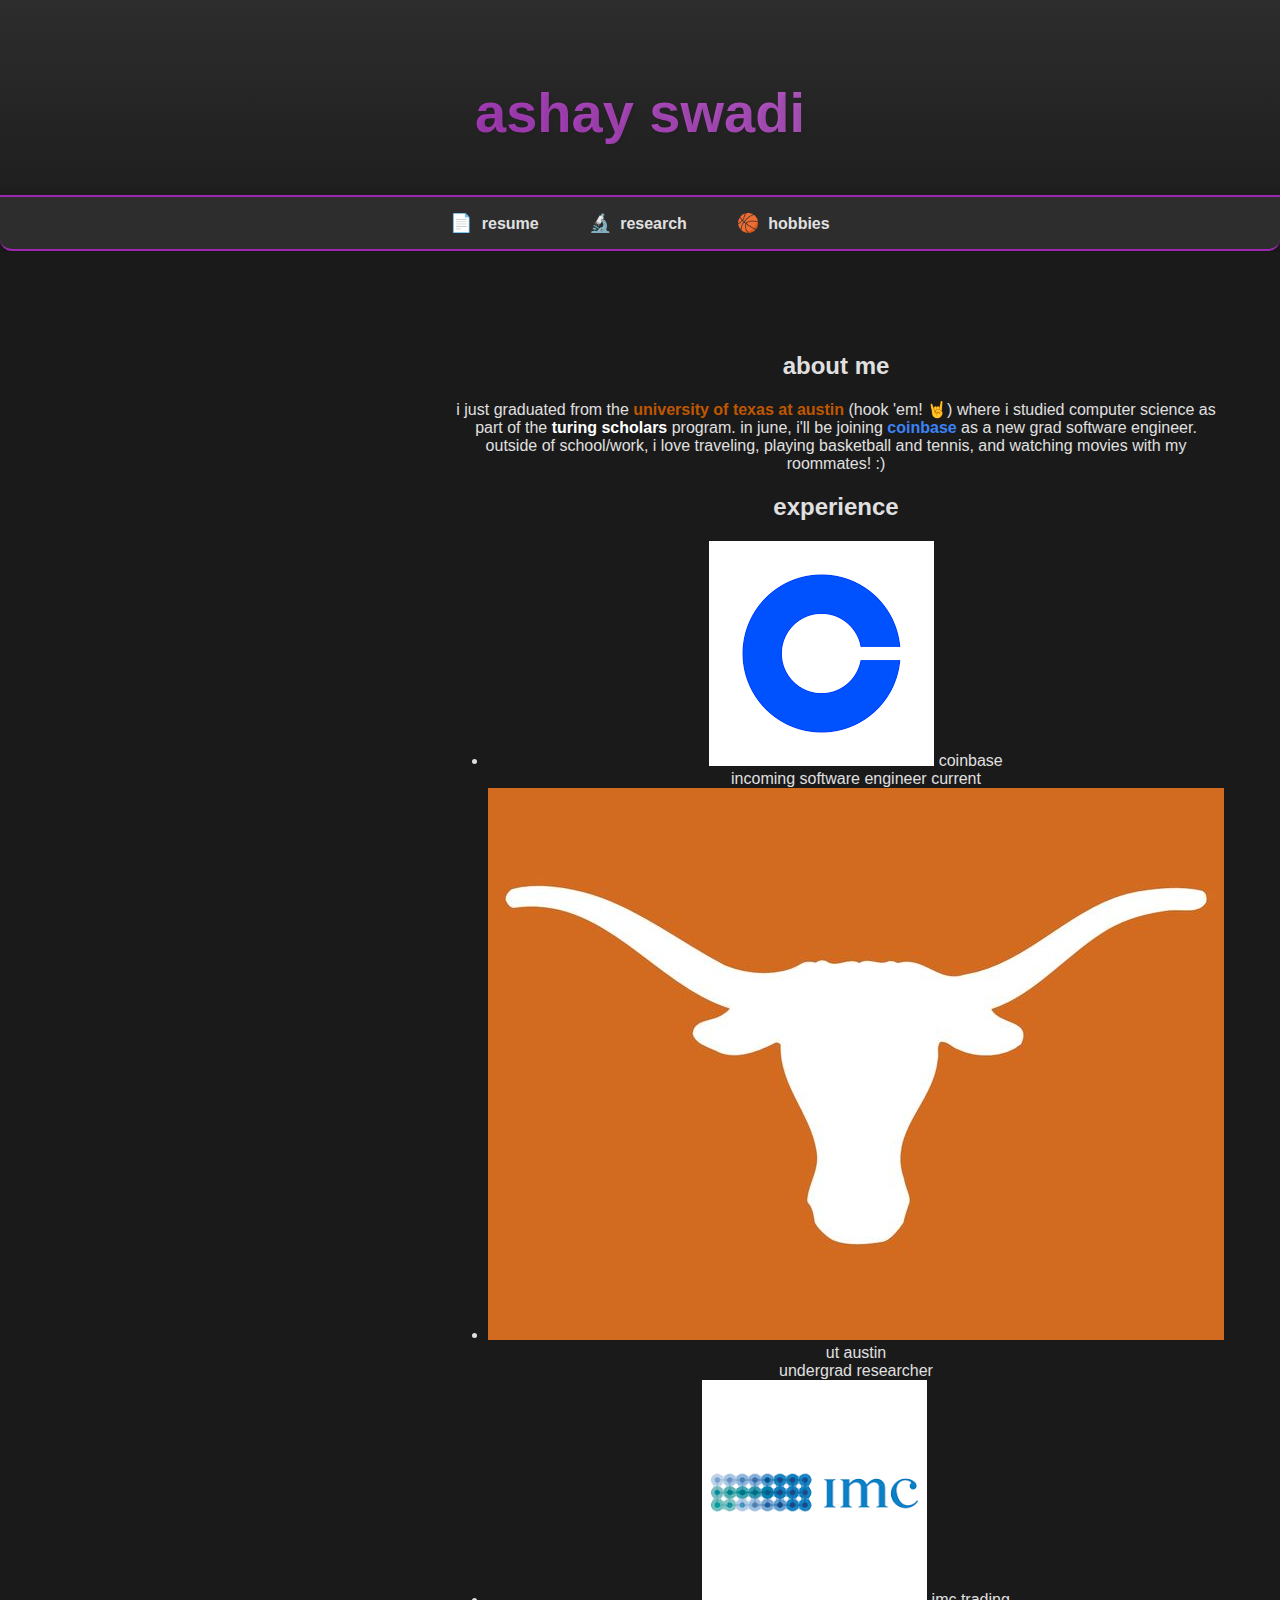
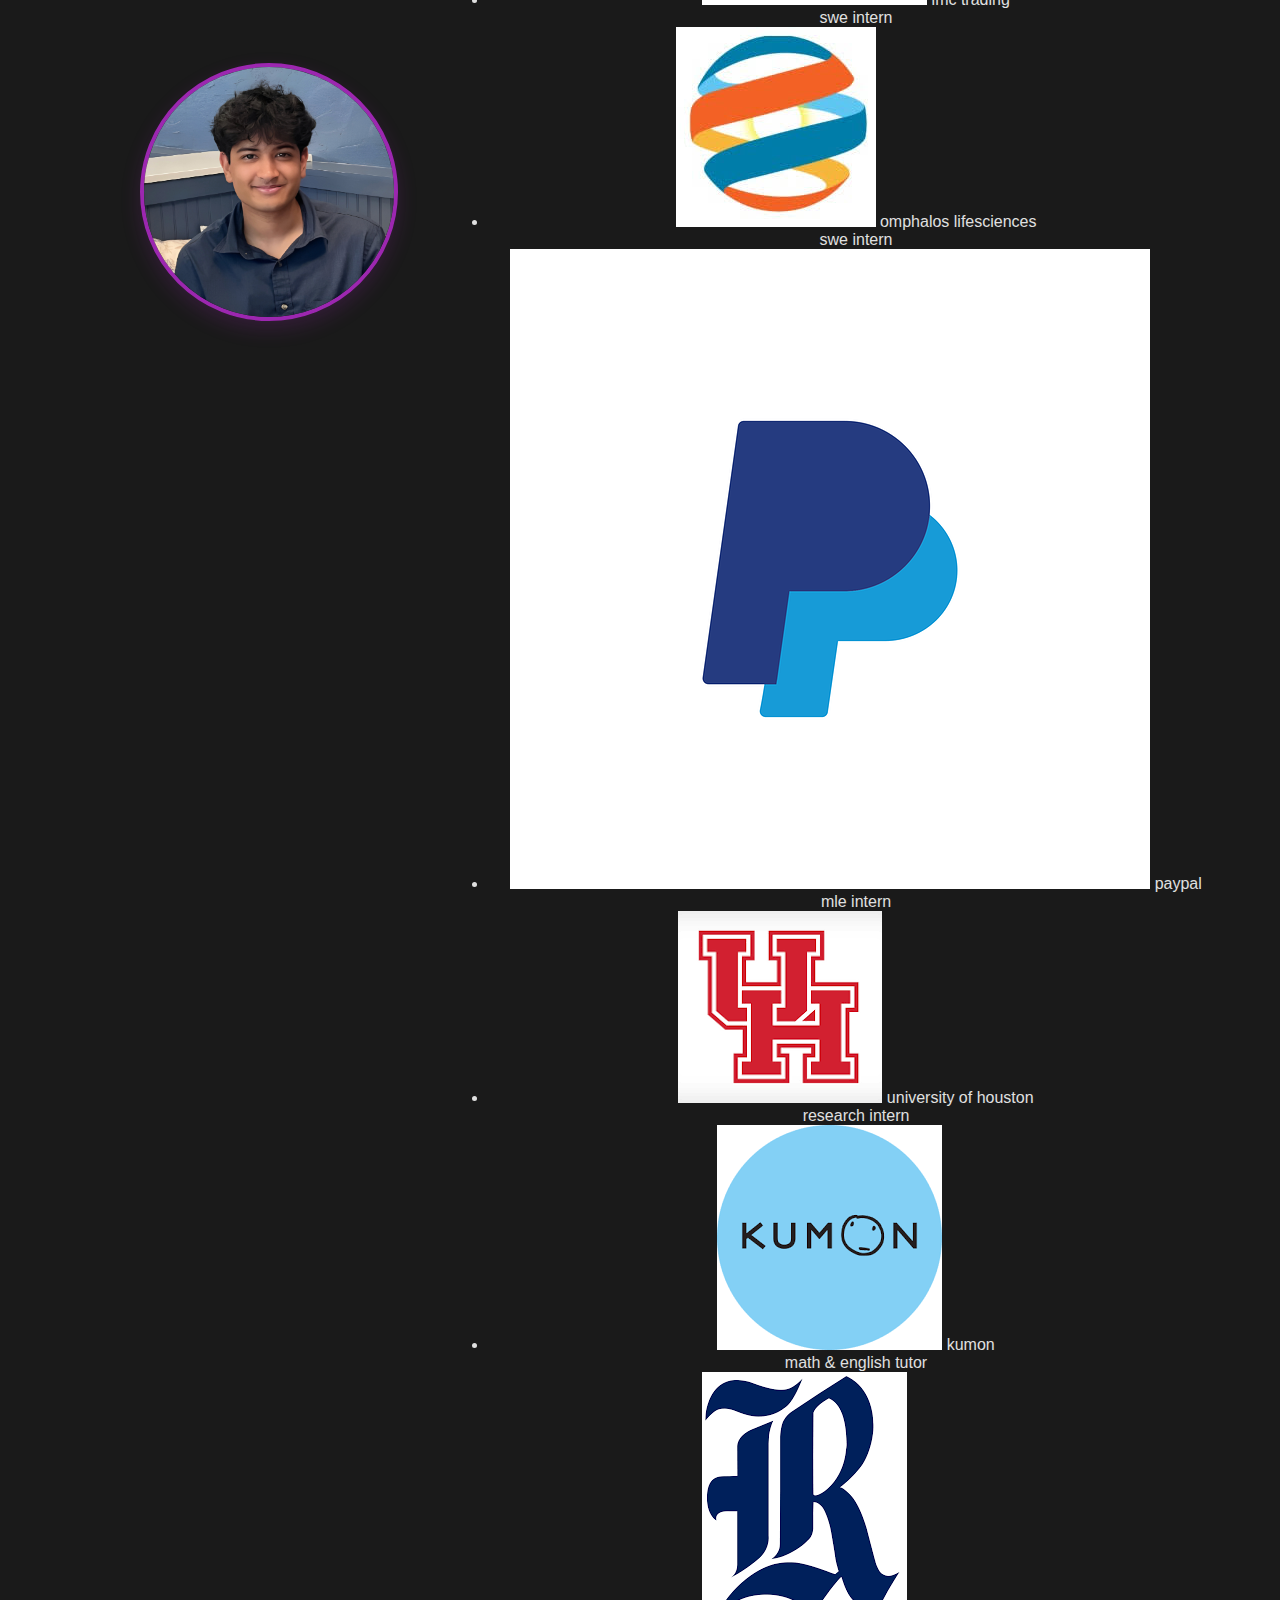
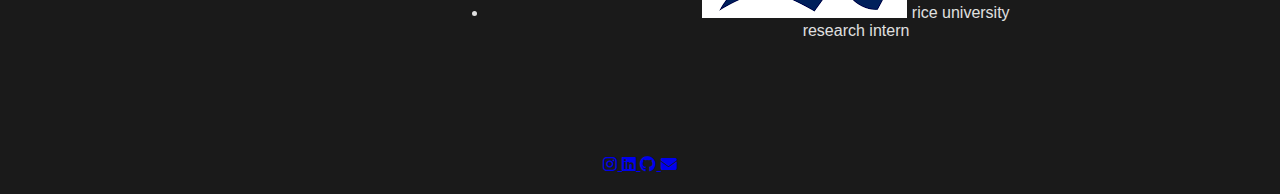
<file: index.html>
<!DOCTYPE html>
<html lang="en">
<head>
    <meta charset="UTF-8">
    <meta name="viewport" content="width=device-width, initial-scale=1.0">
    <title>ashay swadi</title>
    <link rel="stylesheet" href="styles.css">
    <link rel="stylesheet" href="https://cdnjs.cloudflare.com/ajax/libs/font-awesome/6.5.1/css/all.min.css">
</head>
<body>
    <div class="hero">
        <header>
            <div class="container">
                <h1>ashay swadi</h1>
            </div>
        </header>
        <nav>
            <ul>
                <li><a href="files/resume.pdf"> <span class="emoji">&#128196;</span> resume</a></li>
                <li><a href="research.html"> <span class="emoji">&#128300;</span> research</a></li>
                <li><a href="hobbies.html"> <span class="emoji">&#127936;</span> hobbies</a></li>
            </ul>
        </nav>
    </div>
    
    <main class="about">
        <div class="container about-content">
            <div class="profile-section">
                <img src="images/headshot.jpg" class="profile-pic">
            </div>
            <div class="bio-experience-section">
                <h2>about me</h2>
                <p>i just graduated from the <span class="ut-text">university of texas at austin</span> (hook 'em! 🤘) where i studied computer science as part of the <a href="https://www.cs.utexas.edu/turing-scholars" target="_blank" class="turing-link">turing scholars</a> program.
                    in june, i'll be joining <a href="https://www.coinbase.com" target="_blank" class="coinbase-link">coinbase</a> as a new grad software engineer.
                    outside of school/work, i love traveling, playing basketball and tennis, and watching movies with my roommates! :)</p>
                <h2 class="experience-header">experience</h2>
                <ul class="experience-list">
                    
                    <li class="experience-item">
                        <span class="exp-logo coinbase"><img src="images/company_logos/coinbase.png" alt="Coinbase logo"></span>
                        <span class="exp-main"><span class="exp-company">coinbase</span><br><span class="exp-role">incoming software engineer</span></span>
                        <span class="exp-badges"><span class="exp-badge">current</span></span>
                    </li>
                    <li class="experience-item">
                        <span class="exp-logo utaustin"><img src="images/company_logos/ut.jpg" alt="UT Austin logo"></span>
                        <span class="exp-main"><span class="exp-company">ut austin</span><br><span class="exp-role">undergrad researcher</span></span>
                    </li>
                    <li class="experience-item">
                        <span class="exp-logo imctrading"><img src="images/company_logos/imc.png" alt="IMC Trading logo"></span>
                        <span class="exp-main"><span class="exp-company">imc trading</span><br><span class="exp-role">swe intern</span></span>
                    </li>
                    <li class="experience-item">
                        <span class="exp-logo omphaloslifesciences"><img src="images/company_logos/omphalos.jpg" alt="Omphalos Lifesciences logo"></span>
                        <span class="exp-main"><span class="exp-company">omphalos lifesciences</span><br><span class="exp-role">swe intern</span></span>
                    </li>
                    <li class="experience-item">
                        <span class="exp-logo paypal"><img src="images/company_logos/paypal.webp" alt="PayPal logo"></span>
                        <span class="exp-main"><span class="exp-company">paypal</span><br><span class="exp-role">mle intern</span></span>
                    </li>
                    <li class="experience-item">
                        <span class="exp-logo uh"><img src="images/company_logos/uh.png" alt="PayPal logo"></span>
                        <span class="exp-main"><span class="exp-company">university of houston</span><br><span class="exp-role">research intern</span></span>
                    </li>
                    <li class="experience-item">
                        <span class="exp-logo kumon"><img src="images/company_logos/kumon.png" alt="Kumon logo"></span>
                        <span class="exp-main"><span class="exp-company">kumon</span><br><span class="exp-role">math & english tutor</span></span>
                    </li>
                    <li class="experience-item">
                        <span class="exp-logo rice"><img src="images/company_logos/rice.png" alt="Rice logo"></span>
                        <span class="exp-main"><span class="exp-company">rice university</span><br><span class="exp-role">research intern</span></span>
                    </li>
                </ul>
            </div>
        </div>
    </main>

    <footer class="contact-section">
        <div class="container">
            <div class="social-links">
                <a href="https://www.instagram.com/ashay.swadi" target="_blank" class="social-icon" aria-label="Instagram">
                    <i class="fab fa-instagram"></i>
                </a>
                <a href="https://www.linkedin.com/in/ashay-swadi" target="_blank" class="social-icon" aria-label="LinkedIn">
                    <i class="fab fa-linkedin"></i>
                </a>
                <a href="https://github.com/aswad2" target="_blank" class="social-icon" aria-label="GitHub">
                    <i class="fab fa-github"></i>
                </a>
                <a href="mailto:ashay.swadi@gmail.com" class="social-icon" aria-label="Email">
                    <i class="fas fa-envelope"></i>
                </a>
            </div>
        </div>
    </footer>
</body>
</html>
</file>
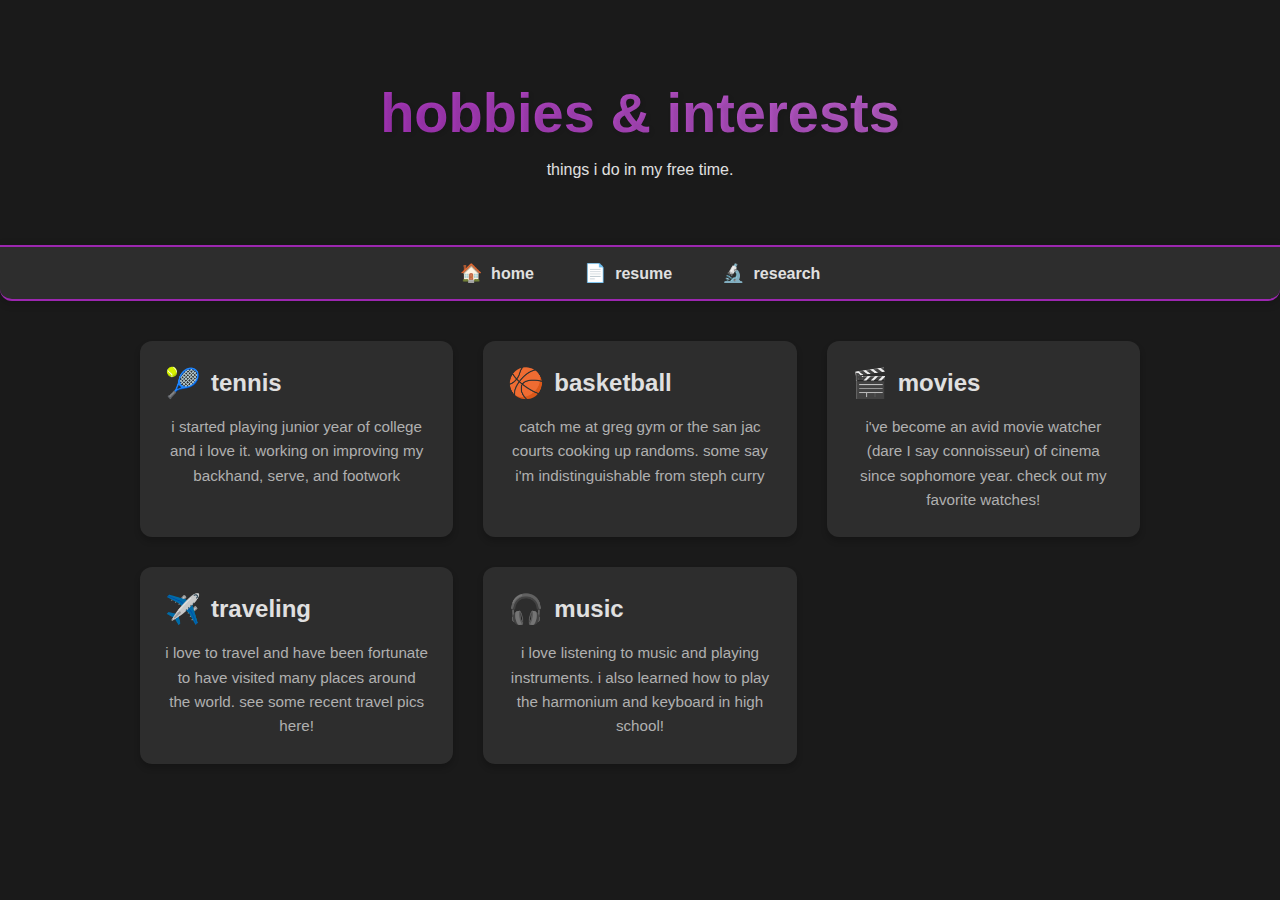
<file: hobbies.html>
<!DOCTYPE html>
<html lang="en">
<head>
    <meta charset="UTF-8">
    <meta name="viewport" content="width=device-width, initial-scale=1.0">
    <title>my hobbies</title>
    <link rel="stylesheet" href="styles.css">
</head>
<body>
    <header>
        <div class="container">
            <h1>hobbies & interests</h1>
            <p>things i do in my free time.</p>
        </div>
    </header>
    <nav>
        <ul>
            <li><a href="index.html"> <span class="emoji">&#127968;</span> home</a></li>
            <li><a href="files/resume.pdf"> <span class="emoji">&#128196;</span> resume</a></li>
            <li><a href="research.html"> <span class="emoji">&#128300;</span> research</a></li>
        </ul>
    </nav>
    <main class="hobbies-container">
        <div class="hobby">
            <h2>tennis</h2>
            <p>i started playing junior year of college and i love it. working on improving my backhand, serve, and footwork</p>
        </div>
        <div class="hobby">
            <h2>basketball</h2>
            <p>catch me at greg gym or the san jac courts cooking up randoms. some say i'm indistinguishable from steph curry</p>
        </div>
        <a href="movies.html" class="hobby-link">
            <div class="hobby">
                <h2>movies</h2>
                <p>i've become an avid movie watcher (dare I say connoisseur) of cinema since sophomore year. check out my favorite watches!</p>
            </div>
        </a>
        <a href="travel.html" class="hobby-link">
            <div class="hobby">
                <h2>traveling</h2>
                <p>i love to travel and have been fortunate to have visited many places around the world. see some recent travel pics here!</p>
            </div>
        </a>
        <a href="music.html" class="hobby-link">
            <div class="hobby">
                <h2>music</h2>
                <p>i love listening to music and playing instruments. i also learned how to play the harmonium and keyboard in high school!</p>
            </div>
        </a>
    </main>
</body>
</html>
</file>
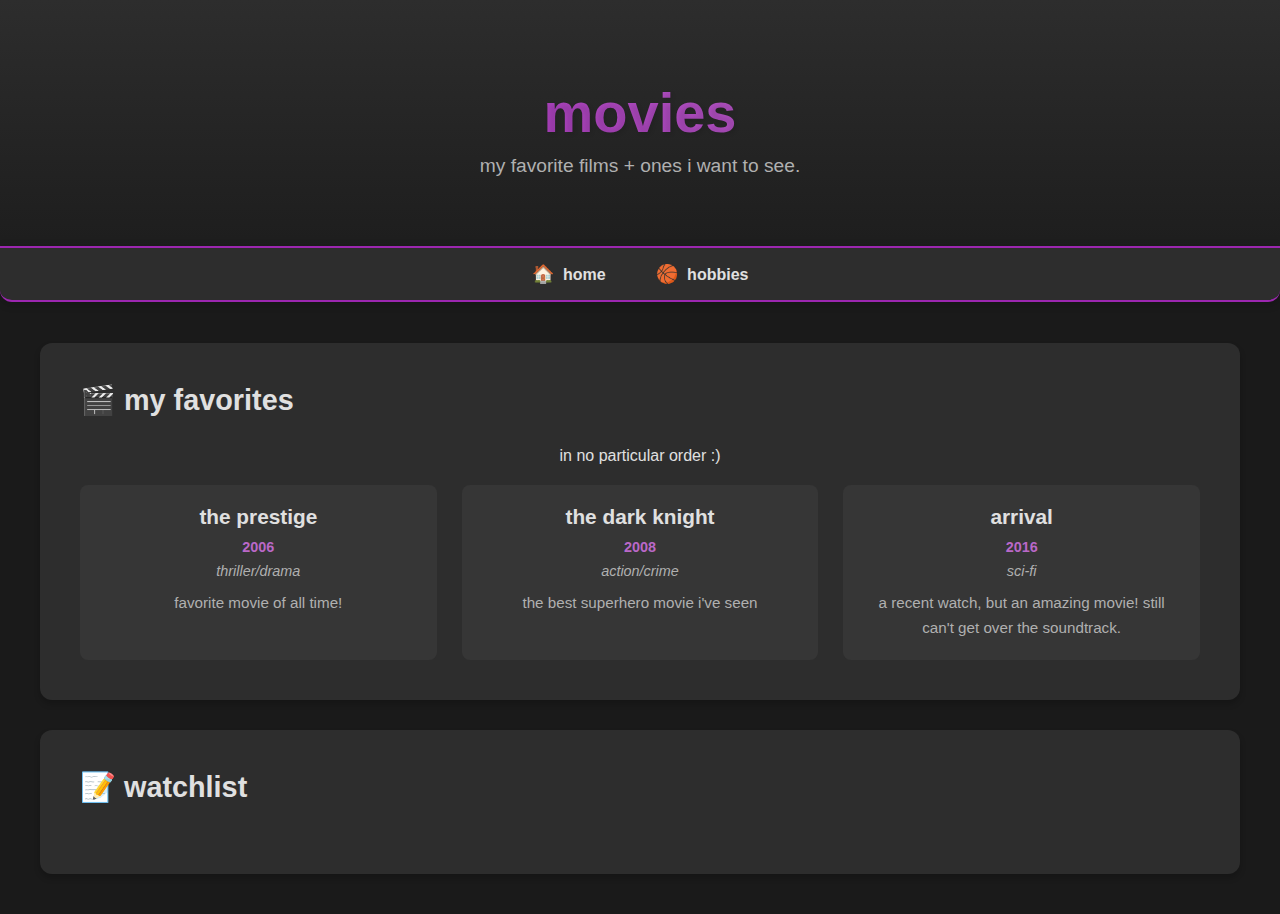
<file: movies.html>
<!DOCTYPE html>
<html lang="en">
<head>
    <meta charset="UTF-8">
    <meta name="viewport" content="width=device-width, initial-scale=1.0">
    <title>my movies</title>
    <link rel="stylesheet" href="styles.css">
</head>
<body>
    <div class="hero">
        <header>
            <div class="container">
                <h1>movies</h1>
                <p class="tagline">my favorite films + ones i want to see.</p>
            </div>
        </header>
        <nav>
            <ul>
                <li><a href="index.html"> <span class="emoji">&#127968;</span> home</a></li>
                <li><a href="hobbies.html"> <span class="emoji">&#127936;</span> hobbies</a></li>
            </ul>
        </nav>
    </div>

    <main class="movies-container">
        <section class="movies-section">
            <h2>🎬 my favorites</h2>
            <p>in no particular order :)</p>
            <div class="movie-grid">
                <div class="movie-card">
                    <h3>the prestige</h3>
                    <p class="movie-year">2006</p>
                    <p class="movie-genre">thriller/drama</p>
                    <p class="movie-description">favorite movie of all time!</p>
                </div>
                <div class="movie-card">
                    <h3>the dark knight</h3>
                    <p class="movie-year">2008</p>
                    <p class="movie-genre">action/crime</p>
                    <p class="movie-description">the best superhero movie i've seen</p>
                </div>
                <div class="movie-card">
                    <h3>arrival</h3>
                    <p class="movie-year">2016</p>
                    <p class="movie-genre">sci-fi</p>
                    <p class="movie-description">a recent watch, but an amazing movie! still can't get over the soundtrack.</p>
                </div>
            </div>
        </section>

        <section class="movies-section">
            <h2>📝 watchlist</h2>
            <div class="movie-grid">
                
            </div>
        </section>
    </main>
</body>
</html>
</file>
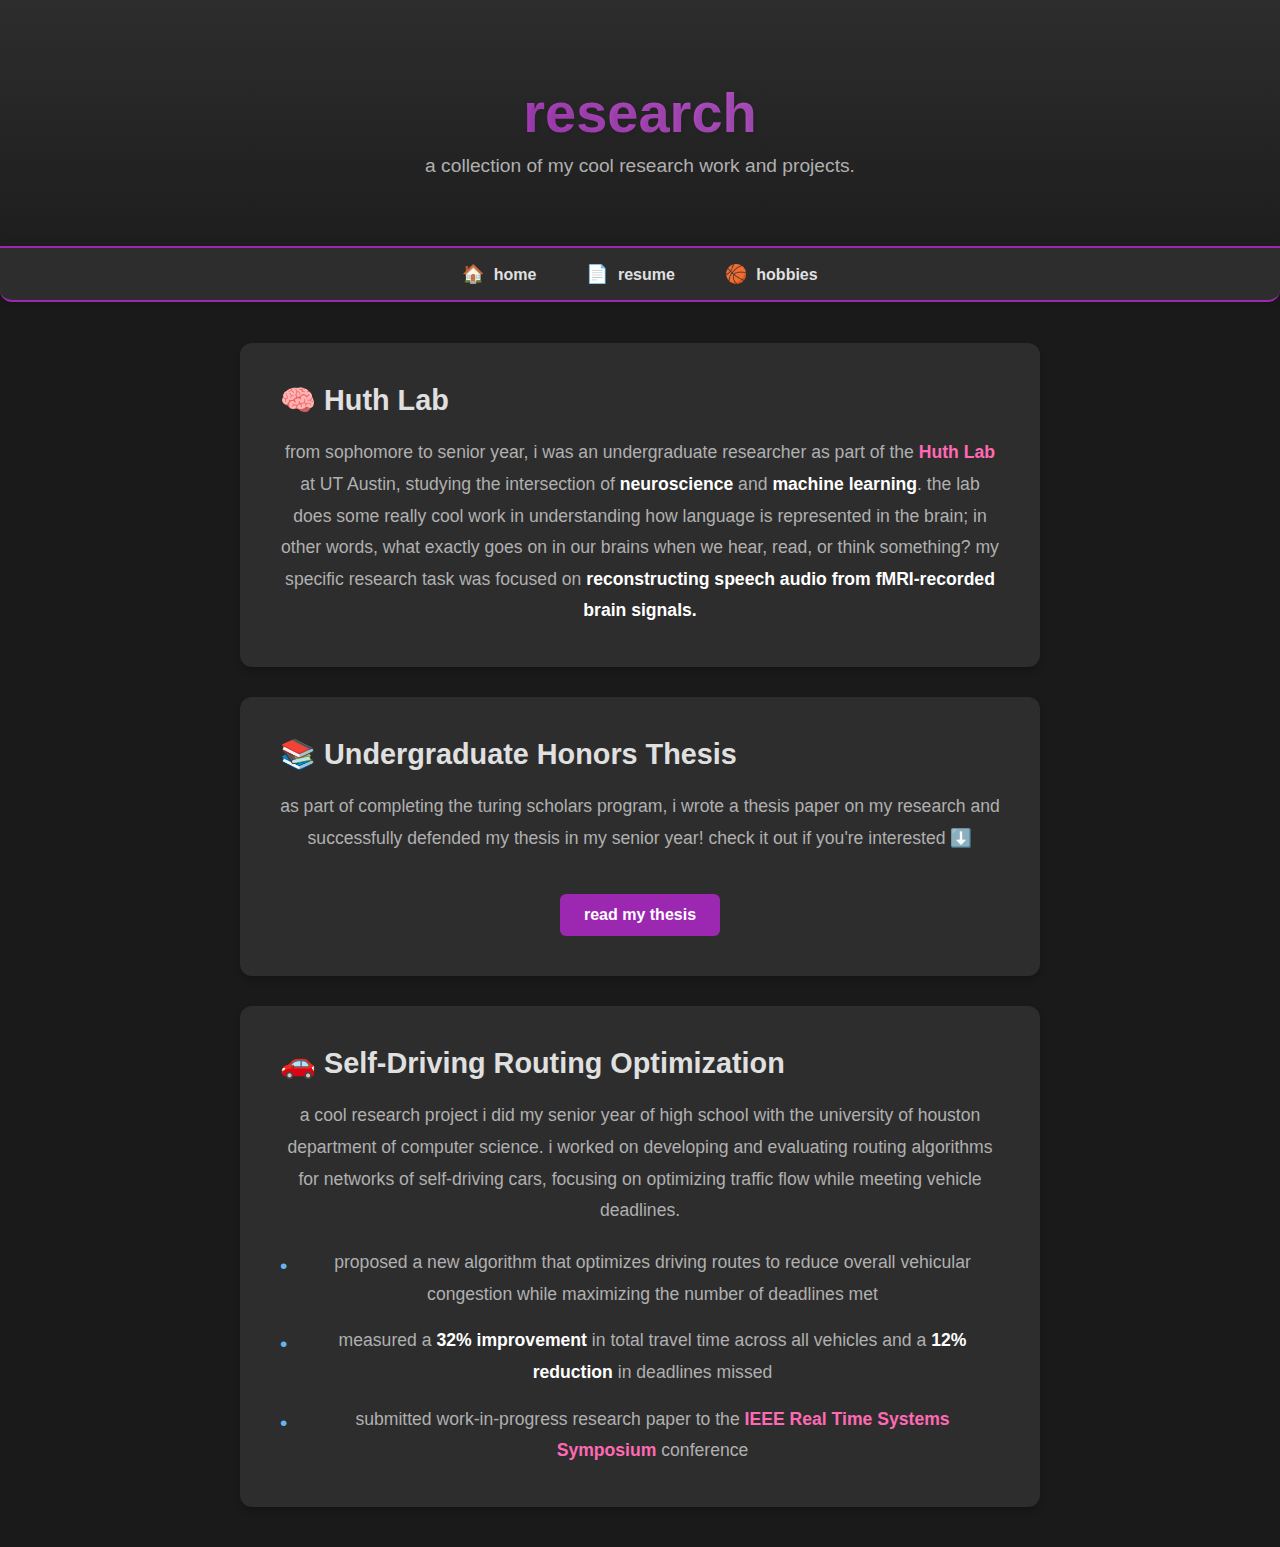
<file: research.html>
<!DOCTYPE html>
<html lang="en">
<head>
    <meta charset="UTF-8">
    <meta name="viewport" content="width=device-width, initial-scale=1.0">
    <title>my research</title>
    <link rel="stylesheet" href="styles.css">
</head>
<body>
    <div class="hero">
        <header>
            <div class="container">
                <h1>research</h1>
                <p class="tagline">a collection of my cool research work and projects.</p>
            </div>
        </header>
        <nav>
            <ul>
                <li><a href="index.html"> <span class="emoji">&#127968;</span> home</a></li>
                <li><a href="files/resume.pdf"> <span class="emoji">&#128196;</span> resume</a></li>
                <li><a href="hobbies.html"> <span class="emoji">&#127936;</span> hobbies</a></li>
            </ul>
        </nav>
    </div>

    <main class="research-container">
        <section class="research-section">
            <h2>🧠 Huth Lab</h2>
            <p>from sophomore to senior year, i was an undergraduate researcher as part of the <a href="https://www.cs.utexas.edu/~huth/" target="_blank" class="lab-link">Huth Lab</a>
                at UT Austin, studying the intersection of <strong>neuroscience</strong> and <strong>machine learning</strong>. the lab does some really
                cool work in understanding how language is represented in the brain; in other words, what exactly goes on in our brains when we hear,
                read, or think something? my specific research task was focused on <strong>reconstructing speech audio from fMRI-recorded brain signals.</strong></section></p>
        </section>

        <section class="research-section">
            <h2>📚 Undergraduate Honors Thesis</h2>
            <p>as part of completing the turing scholars program, i wrote a thesis paper on my research and successfully defended my thesis in my senior year!  check it out if you're interested ⬇️</p>
            <a href="thesis.pdf" class="thesis-link" target="_blank">
                 read my thesis
            </a>
        </section>

        <section class="research-section self-driving-section">
            <h2>🚗 Self-Driving Routing Optimization</h2>
            <p>a cool research project i did my senior year of high school with the university of houston department of computer science. i worked on developing and evaluating routing algorithms for networks of self-driving cars, focusing on optimizing traffic flow while meeting vehicle deadlines.</p>
            <ul>
                <li>proposed a new algorithm that optimizes driving routes to reduce overall vehicular congestion while maximizing the number of deadlines met</li>
                <li>measured a <span class="highlight">32% improvement</span> in total travel time across all vehicles and a <span class="highlight">12% reduction</span> in deadlines missed</li>
                <li>submitted work-in-progress research paper to the <span class="conference">IEEE Real Time Systems Symposium</span> conference</li>
            </ul>
        </section>
    </main>
</body>
</html>
</file>
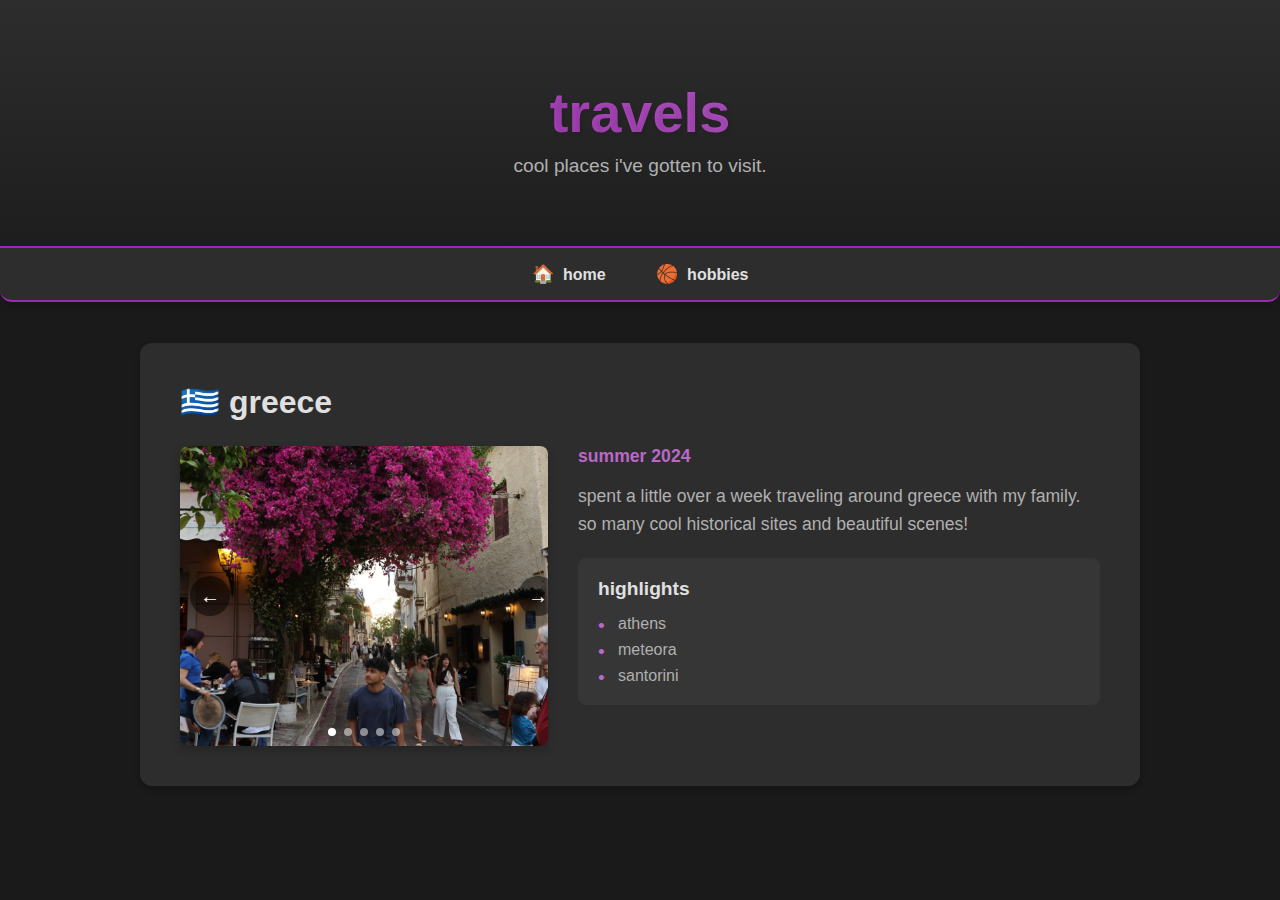
<file: travel.html>
<!DOCTYPE html>
<html lang="en">
<head>
    <meta charset="UTF-8">
    <meta name="viewport" content="width=device-width, initial-scale=1.0">
    <title>my travels</title>
    <link rel="stylesheet" href="styles.css">
</head>
<body>
    <div class="hero">
        <header>
            <div class="container">
                <h1>travels</h1>
                <p class="tagline">cool places i've gotten to visit.</p>
            </div>
        </header>
        <nav>
            <ul>
                <li><a href="index.html"> <span class="emoji">&#127968;</span> home</a></li>
                <li><a href="hobbies.html"> <span class="emoji">&#127936;</span> hobbies</a></li>
            </ul>
        </nav>
    </div>

    <main class="travel-container">

        <section class="travel-section">
            <h2>🇬🇷 greece</h2>
            <div class="travel-content">
                <div class="travel-image">
                    <div class="carousel-container">
                        <div class="carousel-slide active">
                            <img src="images/travel_greece/plaka.jpeg" alt="plaka">
                        </div>
                        <div class="carousel-slide">
                            <img src="images/travel_greece/acropolis.jpeg" alt="acropolis">
                        </div>
                        <div class="carousel-slide">
                            <img src="images/travel_greece/meteora.jpeg" alt="meteora">
                        </div>
                        <div class="carousel-slide">
                            <img src="images/travel_greece/santorini.jpeg" alt="santorini">
                        </div>
                        <div class="carousel-slide">
                            <img src="images/travel_greece/threedome.jpeg" alt="blue domes">
                        </div>
                        <div class="carousel-nav">
                            <button class="carousel-button prev" onclick="prevSlide(this)">←</button>
                            <button class="carousel-button next" onclick="nextSlide(this)">→</button>
                        </div>
                        <div class="carousel-dots">
                            <!-- Dots will be generated by JavaScript -->
                        </div>
                    </div>
                </div>
                <div class="travel-text">
                    <p class="travel-date">summer 2024</p>
                    <p class="travel-description">spent a little over a week traveling around greece with my family. so many cool historical sites and beautiful scenes!</p>
                    <div class="travel-highlights">
                        <h3>highlights</h3>
                        <ul>
                            <li>athens</li>
                            <li>meteora</li>
                            <li>santorini</li>
                        </ul>
                    </div>
                </div>
            </div>
        </section>

        <!-- Add more sections for other destinations -->
    </main>

    <script>
        // Initialize carousels when the page loads
        document.addEventListener('DOMContentLoaded', function() {
            document.querySelectorAll('.carousel-container').forEach(container => {
                const slides = container.querySelectorAll('.carousel-slide');
                const dotsContainer = container.querySelector('.carousel-dots');
                
                // Clear any existing dots
                dotsContainer.innerHTML = '';
                
                // Create dots based on number of slides
                slides.forEach((_, index) => {
                    const dot = document.createElement('span');
                    dot.className = 'carousel-dot' + (index === 0 ? ' active' : '');
                    dot.onclick = () => goToSlide(dot, index);
                    dotsContainer.appendChild(dot);
                });
            });
        });

        function nextSlide(button) {
            const container = button.closest('.carousel-container');
            const slides = container.querySelectorAll('.carousel-slide');
            const dots = container.querySelectorAll('.carousel-dot');
            const currentSlide = container.querySelector('.carousel-slide.active');
            const currentDot = container.querySelector('.carousel-dot.active');
            let nextIndex = Array.from(slides).indexOf(currentSlide) + 1;
            
            if (nextIndex >= slides.length) nextIndex = 0;
            
            currentSlide.classList.remove('active');
            currentDot.classList.remove('active');
            slides[nextIndex].classList.add('active');
            dots[nextIndex].classList.add('active');
        }

        function prevSlide(button) {
            const container = button.closest('.carousel-container');
            const slides = container.querySelectorAll('.carousel-slide');
            const dots = container.querySelectorAll('.carousel-dot');
            const currentSlide = container.querySelector('.carousel-slide.active');
            const currentDot = container.querySelector('.carousel-dot.active');
            let prevIndex = Array.from(slides).indexOf(currentSlide) - 1;
            
            if (prevIndex < 0) prevIndex = slides.length - 1;
            
            currentSlide.classList.remove('active');
            currentDot.classList.remove('active');
            slides[prevIndex].classList.add('active');
            dots[prevIndex].classList.add('active');
        }

        function goToSlide(dot, index) {
            const container = dot.closest('.carousel-container');
            const slides = container.querySelectorAll('.carousel-slide');
            const dots = container.querySelectorAll('.carousel-dot');
            
            container.querySelector('.carousel-slide.active').classList.remove('active');
            container.querySelector('.carousel-dot.active').classList.remove('active');
            
            slides[index].classList.add('active');
            dots[index].classList.add('active');
        }

        // Add keyboard navigation
        document.addEventListener('keydown', function(e) {
            if (e.key === 'ArrowLeft') {
                document.querySelectorAll('.carousel-button.prev').forEach(button => {
                    if (button.closest('.carousel-container').querySelector('.carousel-slide.active')) {
                        prevSlide(button);
                    }
                });
            } else if (e.key === 'ArrowRight') {
                document.querySelectorAll('.carousel-button.next').forEach(button => {
                    if (button.closest('.carousel-container').querySelector('.carousel-slide.active')) {
                        nextSlide(button);
                    }
                });
            }
        });
    </script>
</body>
</html>
</file>
<file: styles.css>
body {
    font-family: Arial, sans-serif;
    margin: 0;
    padding: 0;
    background-color: #1a1a1a;
    color: #e0e0e0;
    text-align: center;
}

.container {
    max-width: 800px;
    margin: auto;
    padding: 20px;
}

.hero {
    background: linear-gradient(to bottom, #2d2d2d, #1a1a1a);
    padding-bottom: 1px;
}

header {
    background-color: transparent;
    padding: 60px 20px 30px;
    box-shadow: none;
}

header h1 {
    font-size: 3.5em;
    margin: 0;
    background: linear-gradient(45deg, #9c27b0, #ba68c8);
    -webkit-background-clip: text;
    background-clip: text;
    color: transparent;
    text-shadow: 2px 2px 4px rgba(0, 0, 0, 0.1);
}

.tagline {
    font-size: 1.2em;
    color: #b0b0b0;
    margin-top: 10px;
}

nav ul {
    list-style: none;
    padding: 0;
    display: flex;
    justify-content: center;
    gap: 20px;
    background-color: #2d2d2d;
    padding: 15px 0;
    margin: 0;
    box-shadow: 0 2px 10px rgba(0, 0, 0, 0.2);
    border-top: 2px solid #9c27b0;
    border-bottom: 2px solid #9c27b0;
    margin-top: 0;
    border-radius: 0 0 12px 12px;
}

nav ul li {
    display: inline;
}

nav ul li a {
    text-decoration: none;
    color: #e0e0e0;
    font-weight: bold;
    padding: 10px 15px;
    transition: all 0.3s ease;
    border-radius: 6px;
}

nav ul li a:hover {
    color: #ba68c8;
    background-color: #363636;
}

.about {
    padding: 60px 20px;
    background-color: #1a1a1a;
    margin-top: 0;
    box-shadow: none;
    border-radius: 0;
}

.about-content {
    display: flex;
    align-items: center;
    gap: 50px;
    max-width: 1000px;
}

.profile-section {
    flex: 0 0 auto;
}

.bio-section {
    flex: 1;
    text-align: left;
}

.bio-section h2 {
    color: #e0e0e0;
    font-size: 2em;
    margin: 0 0 20px 0;
}

.bio-section p {
    color: #b0b0b0;
    font-size: 1.1em;
    line-height: 1.6;
    margin: 0;
}

.profile-pic {
    width: 250px;
    height: 250px;
    border-radius: 50%;
    object-fit: cover;
    object-position: center;
    border: 4px solid #9c27b0;
    box-shadow: 0 8px 20px rgba(156, 39, 176, 0.2);
    transition: transform 0.3s ease, box-shadow 0.3s ease;
}

.profile-pic:hover {
    transform: scale(1.02);
    box-shadow: 0 12px 25px rgba(156, 39, 176, 0.3);
}

.emoji {
    padding-right: 5px;
    font-size: 18px;
}

.hobbies-container {
    max-width: 1000px;
    margin: 40px auto;
    padding: 0 20px;
    display: grid;
    grid-template-columns: repeat(3, 1fr);
    gap: 30px;
    justify-items: center;
}

.hobby:nth-child(4),
.hobby:nth-child(5) {
    grid-column: span 1;
}

.hobby:nth-child(4) {
    justify-self: end;
}

.hobby:nth-child(5) {
    justify-self: start;
}

.hobby {
    background: #2d2d2d;
    border-radius: 12px;
    padding: 25px;
    box-shadow: 0 4px 6px rgba(0, 0, 0, 0.2);
    transition: transform 0.3s ease, box-shadow 0.3s ease;
    position: relative;
    overflow: hidden;
}

.hobby-link {
    text-decoration: none;
    color: inherit;
    display: block;
    cursor: pointer;
}

.hobby-link:hover .hobby {
    transform: translateY(-5px);
    box-shadow: 0 8px 15px rgba(0, 0, 0, 0.3);
    background: #363636;
}

.hobby-link:hover h2 {
    color: #ba68c8;
}

.hobby h2 {
    margin: 0 0 15px 0;
    color: #e0e0e0;
    font-size: 1.5em;
    display: flex;
    align-items: center;
    gap: 10px;
}

.hobby h2::before {
    font-size: 1.2em;
}

/* Update selectors to work with both direct .hobby and .hobby-link .hobby */
.hobby:nth-child(1) h2::before,
.hobby-link:nth-child(3) .hobby h2::before {
    content: "🎾";  /* Tennis */
}

.hobby:nth-child(2) h2::before,
.hobby-link:nth-child(4) .hobby h2::before {
    content: "🏀";  /* Basketball */
}

.hobby-link:nth-child(3) .hobby h2::before {
    content: "🎬";  /* Movies */
}

.hobby-link:nth-child(4) .hobby h2::before {
    content: "✈️";  /* Traveling */
}

.hobby:nth-child(5) h2::before,
.hobby-link:nth-child(5) .hobby h2::before {
    content: "🎧";  /* Music */
}

.hobby p {
    margin: 0;
    color: #b0b0b0;
    line-height: 1.6;
    font-size: 0.95em;
}

@media (max-width: 768px) {
    .about-content {
        flex-direction: column;
        text-align: center;
        gap: 30px;
    }

    .bio-section {
        text-align: center;
    }

    header h1 {
        font-size: 2.5em;
    }

    .profile-pic {
        width: 200px;
        height: 200px;
    }

    .hobbies-container {
        grid-template-columns: 1fr;
        padding: 0 15px;
    }
    
    .hobby:nth-child(4),
    .hobby:nth-child(5) {
        justify-self: center;
    }
}

.ut-text {
    color: #BF5700;
    font-weight: 600;
}

.coinbase-link {
    color: #3B82F6;
    text-decoration: none;
    font-weight: 600;
    transition: color 0.3s ease;
}

.coinbase-link:hover {
    color: #60A5FA;
    text-decoration: underline;
}

.ut-link {
    color: #BF5700;
    text-decoration: none;
    font-weight: 600;
    transition: color 0.3s ease;
}

.ut-link:hover {
    color: #A64A00;
    text-decoration: underline;
}

.turing-link {
    color: #ffffff;
    text-decoration: none;
    font-weight: 700;
    transition: opacity 0.3s ease;
}

.turing-link:hover {
    opacity: 0.8;
    text-decoration: underline;
}

/* Research Page Styles */
.research-container {
    max-width: 800px;
    margin: 40px auto;
    padding: 0 20px;
}

.research-section {
    background: #2d2d2d;
    border-radius: 12px;
    padding: 40px;
    margin-bottom: 30px;
    box-shadow: 0 4px 6px rgba(0, 0, 0, 0.2);
}

.research-section h2 {
    color: #e0e0e0;
    font-size: 1.8em;
    margin: 0 0 20px 0;
    display: flex;
    align-items: center;
    gap: 12px;
}

.research-section h2::before {
    font-size: 1.2em;
}

.research-section p {
    color: #b0b0b0;
    line-height: 1.8;
    font-size: 1.1em;
    margin: 0 0 20px 0;
}

.research-section p:last-child {
    margin-bottom: 0;
}

.thesis-link {
    display: inline-block;
    margin-top: 20px;
    padding: 12px 24px;
    background-color: #9c27b0;
    color: white;
    text-decoration: none;
    border-radius: 6px;
    transition: background-color 0.3s ease;
    font-weight: 600;
}

.thesis-link:hover {
    background-color: #ba68c8;
}

.thesis-link .emoji {
    margin-right: 8px;
}

.lab-link {
    color: #FF69B4;
    text-decoration: none;
    font-weight: 600;
    transition: color 0.3s ease;
}

.lab-link:hover {
    color: #FFB6C1;
    text-decoration: underline;
}

.research-section strong {
    color: #ffffff;
    font-weight: 700;
}

.research-section ul {
    list-style: none;
    padding: 0;
    margin: 0;
}

.research-section li {
    color: #b0b0b0;
    line-height: 1.8;
    font-size: 1.1em;
    margin-bottom: 15px;
    padding-left: 25px;
    position: relative;
}

.research-section li:last-child {
    margin-bottom: 0;
}

.research-section li::before {
    content: "•";
    color: #FF69B4;
    position: absolute;
    left: 0;
    font-size: 1.2em;
}

.research-section .highlight {
    color: #ffffff;
    font-weight: 600;
}

.research-section .conference {
    color: #FF69B4;
    font-weight: 600;
}

.self-driving-section li::before {
    color: #64B5F6;
}

@media (max-width: 768px) {
    .research-section {
        padding: 30px 20px;
    }
}

/* Movies Page Styles */
.movies-container {
    max-width: 1200px;
    margin: 40px auto;
    padding: 0 20px;
}

.movies-section {
    background: #2d2d2d;
    border-radius: 12px;
    padding: 40px;
    margin-bottom: 30px;
    box-shadow: 0 4px 6px rgba(0, 0, 0, 0.2);
}

.movies-section h2 {
    color: #e0e0e0;
    font-size: 1.8em;
    margin: 0 0 30px 0;
    display: flex;
    align-items: center;
    gap: 12px;
}

.movie-grid {
    display: grid;
    grid-template-columns: repeat(auto-fill, minmax(280px, 1fr));
    gap: 25px;
    margin-top: 20px;
}

.movie-card {
    background: #363636;
    border-radius: 8px;
    padding: 20px;
    transition: transform 0.3s ease, box-shadow 0.3s ease;
}

.movie-card:hover {
    transform: translateY(-5px);
    box-shadow: 0 8px 15px rgba(0, 0, 0, 0.3);
}

.movie-card h3 {
    color: #e0e0e0;
    font-size: 1.3em;
    margin: 0 0 10px 0;
}

.movie-year {
    color: #ba68c8;
    font-size: 0.9em;
    margin: 0 0 8px 0;
    font-weight: 600;
}

.movie-genre {
    color: #b0b0b0;
    font-size: 0.9em;
    margin: 0 0 12px 0;
    font-style: italic;
}

.movie-description {
    color: #b0b0b0;
    font-size: 0.95em;
    line-height: 1.6;
    margin: 0;
}

@media (max-width: 768px) {
    .movies-section {
        padding: 30px 20px;
    }

    .movie-grid {
        grid-template-columns: 1fr;
    }
}

/* Travel Page Styles */
.travel-container {
    max-width: 1000px;
    margin: 40px auto;
    padding: 0 20px;
}

.travel-section {
    background: #2d2d2d;
    border-radius: 12px;
    padding: 40px;
    margin-bottom: 30px;
    box-shadow: 0 4px 6px rgba(0, 0, 0, 0.2);
}

.travel-section h2 {
    color: #e0e0e0;
    font-size: 2em;
    margin: 0 0 25px 0;
    display: flex;
    align-items: center;
    gap: 12px;
}

.travel-content {
    display: flex;
    gap: 30px;
    align-items: start;
}

.travel-image {
    flex: 0 0 40%;
    position: relative;
}

.carousel-container {
    position: relative;
    width: 100%;
    height: 300px;
    overflow: hidden;
    border-radius: 8px;
    box-shadow: 0 4px 8px rgba(0, 0, 0, 0.2);
}

.carousel-slide {
    position: absolute;
    top: 0;
    left: 0;
    width: 100%;
    height: 100%;
    opacity: 0;
    transition: opacity 0.5s ease-in-out;
}

.carousel-slide.active {
    opacity: 1;
}

.carousel-slide img {
    width: 100%;
    height: 100%;
    object-fit: cover;
}

.carousel-nav {
    position: absolute;
    top: 50%;
    transform: translateY(-50%);
    width: 100%;
    display: flex;
    justify-content: space-between;
    padding: 0 10px;
    z-index: 2;
}

.carousel-button {
    background: rgba(0, 0, 0, 0.5);
    color: white;
    border: none;
    width: 40px;
    height: 40px;
    border-radius: 50%;
    cursor: pointer;
    display: flex;
    align-items: center;
    justify-content: center;
    font-size: 20px;
    transition: background-color 0.3s ease;
}

.carousel-button:hover {
    background: rgba(0, 0, 0, 0.8);
}

.carousel-dots {
    position: absolute;
    bottom: 10px;
    left: 50%;
    transform: translateX(-50%);
    display: flex;
    gap: 8px;
    z-index: 2;
}

.carousel-dot {
    width: 8px;
    height: 8px;
    border-radius: 50%;
    background: rgba(255, 255, 255, 0.5);
    cursor: pointer;
    transition: background-color 0.3s ease;
}

.carousel-dot.active {
    background: white;
}

.destination-image {
    width: 100%;
    height: 300px;
    object-fit: cover;
    border-radius: 8px;
    box-shadow: 0 4px 8px rgba(0, 0, 0, 0.2);
}

.travel-text {
    flex: 1;
    text-align: left;
}

.travel-date {
    color: #ba68c8;
    font-size: 1.1em;
    font-weight: 600;
    margin: 0 0 15px 0;
}

.travel-description {
    color: #b0b0b0;
    font-size: 1.1em;
    line-height: 1.6;
    margin: 0 0 20px 0;
}

.travel-highlights {
    background: #363636;
    border-radius: 8px;
    padding: 20px;
}

.travel-highlights h3 {
    color: #e0e0e0;
    font-size: 1.2em;
    margin: 0 0 15px 0;
}

.travel-highlights ul {
    list-style: none;
    padding: 0;
    margin: 0;
}

.travel-highlights li {
    color: #b0b0b0;
    font-size: 1em;
    margin-bottom: 8px;
    padding-left: 20px;
    position: relative;
}

.travel-highlights li:last-child {
    margin-bottom: 0;
}

.travel-highlights li::before {
    content: "•";
    color: #ba68c8;
    position: absolute;
    left: 0;
    font-size: 1.2em;
}

@media (max-width: 768px) {
    .travel-section {
        padding: 30px 20px;
    }

    .travel-content {
        flex-direction: column;
    }

    .travel-image {
        flex: 0 0 auto;
        width: 100%;
    }

    .destination-image {
        height: 250px;
    }

    .carousel-container {
        height: 250px;
    }
}
</file>
